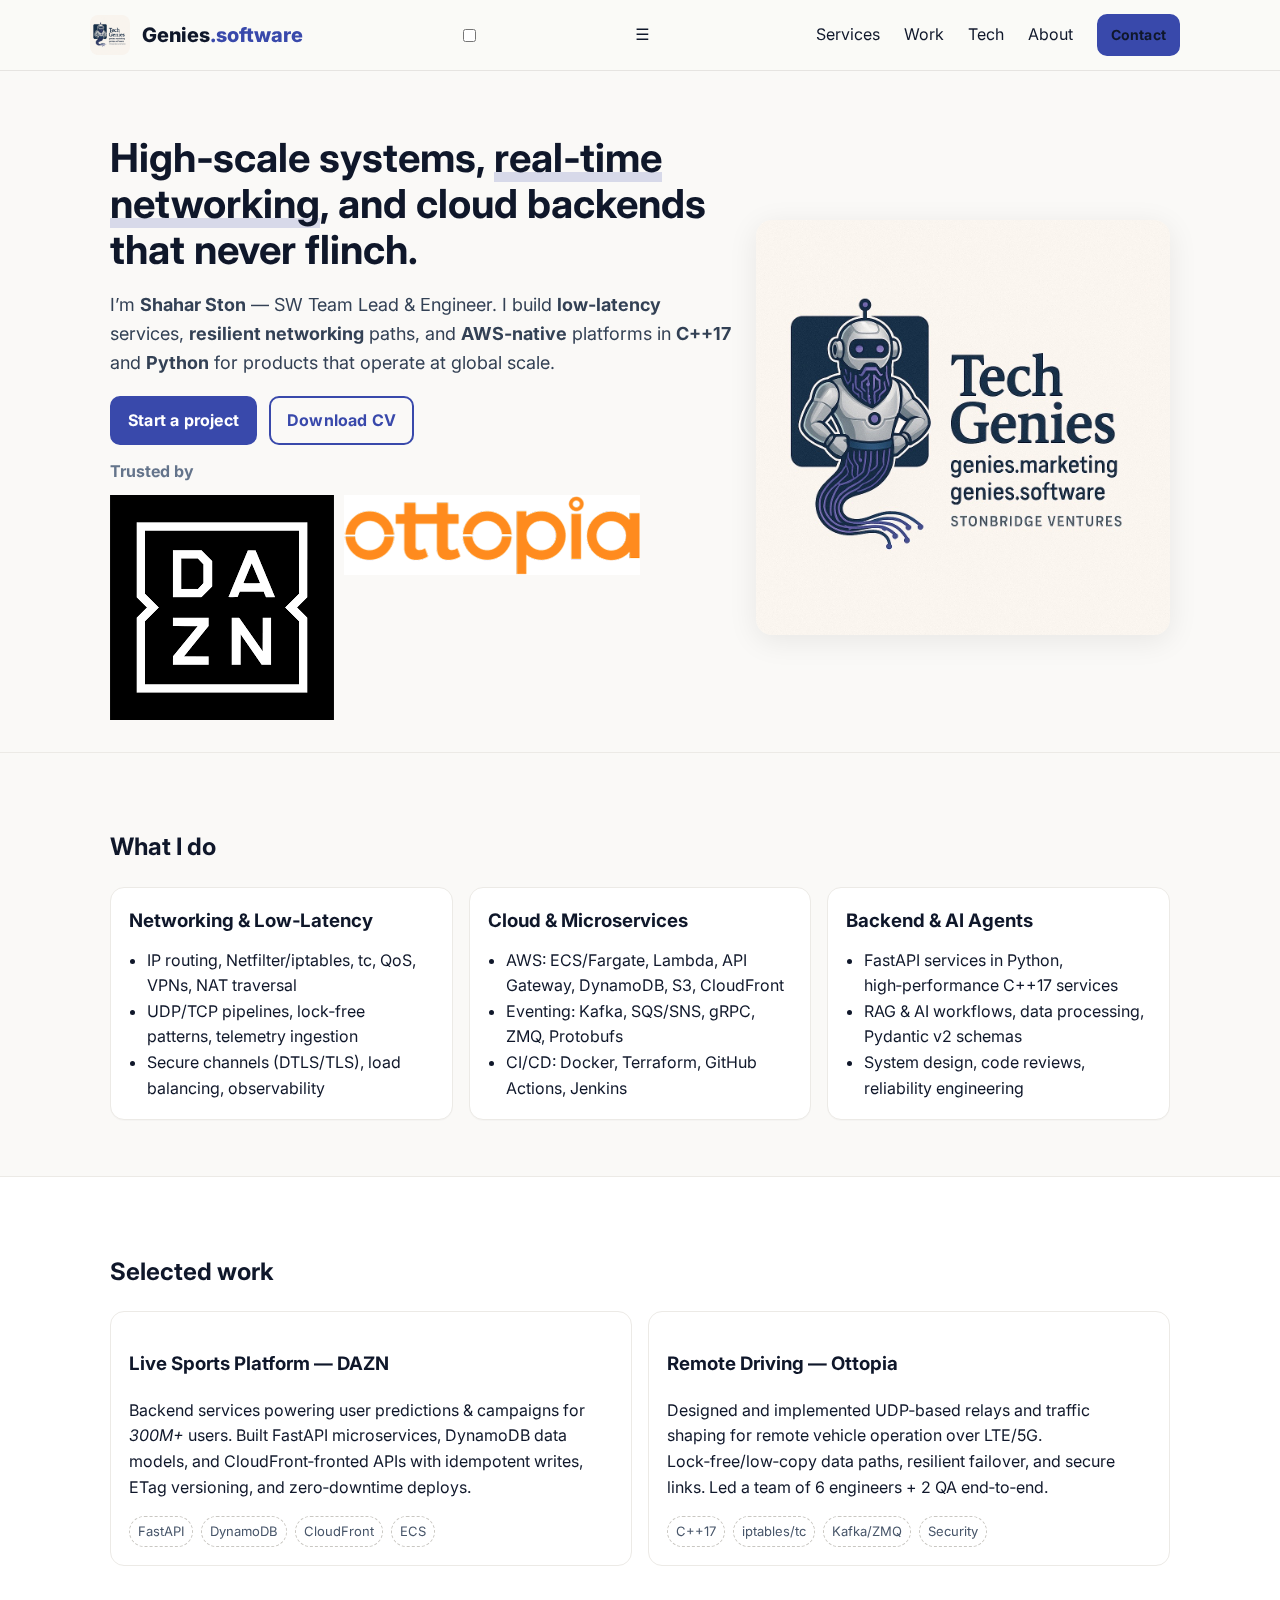
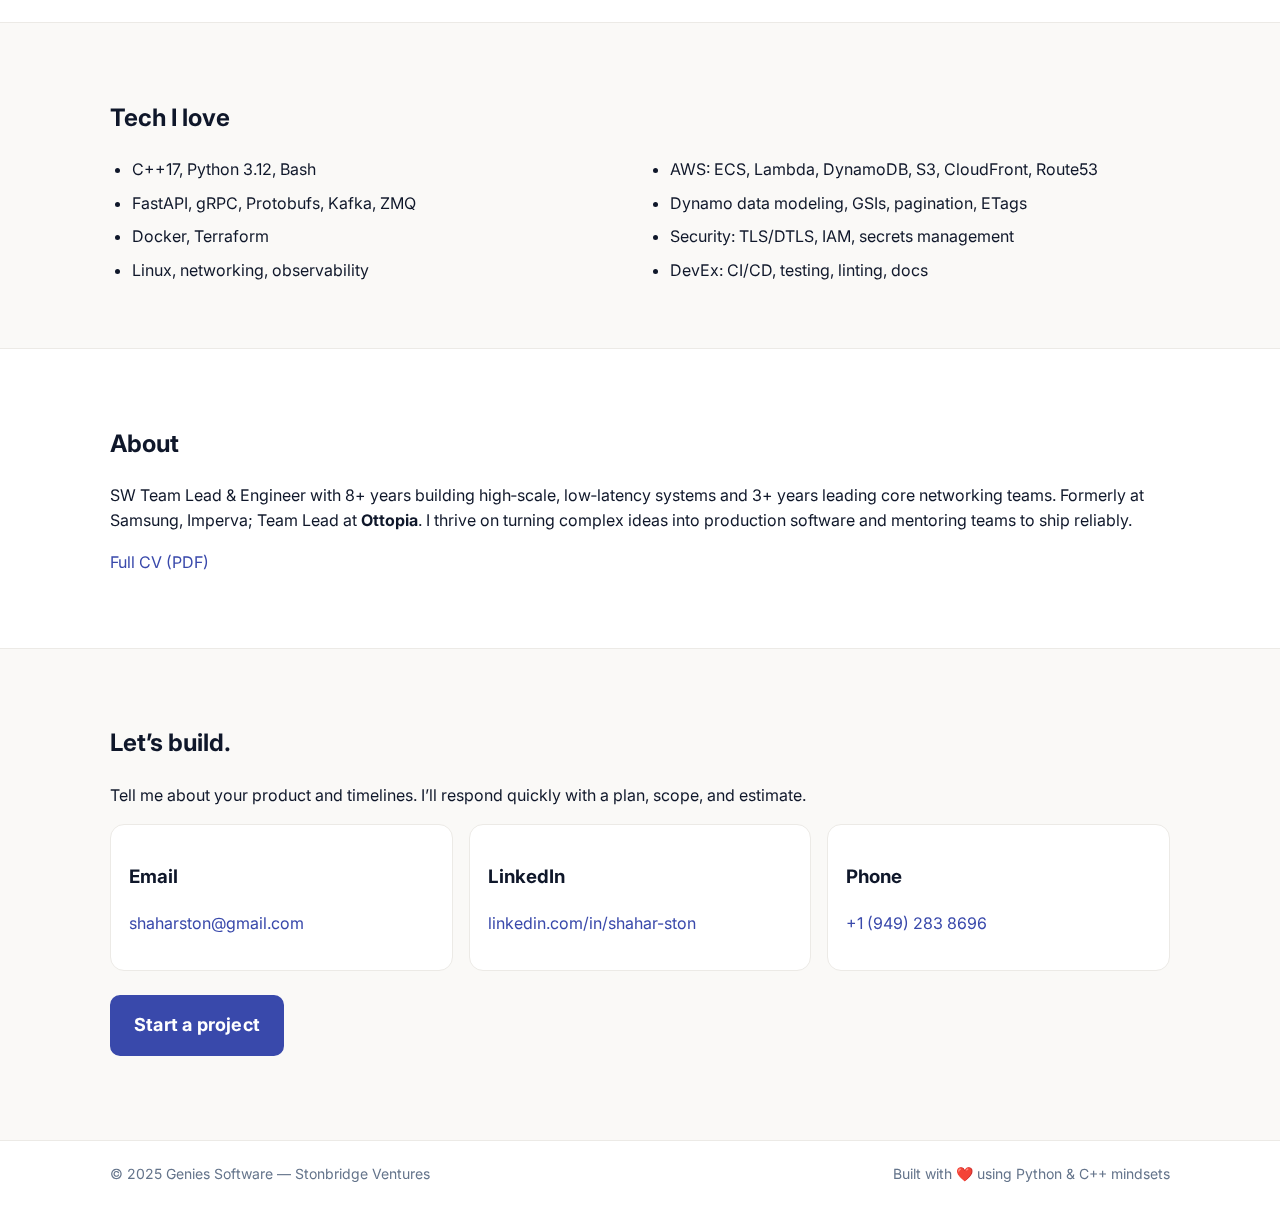
<file: index.html>
<!doctype html>
<html lang="en">
<head>
  <meta charset="utf-8">
  <meta name="viewport" content="width=device-width, initial-scale=1">
  <title>Genies Software — High-Scale Systems, Cloud & AI</title>
  <meta name="description" content="Genies Software builds reliable, low-latency systems and cloud backends. C++/Python experts for networking, AWS, microservices, and AI agents.">
  <meta property="og:title" content="Genies Software">
  <meta property="og:description" content="High-scale systems, networking, cloud, and AI agents.">
  <meta property="og:type" content="website">
  <meta property="og:image" content="assets/logo.jpg">
  <link rel="icon" href="assets/logo.jpg">
  <link rel="preconnect" href="https://fonts.googleapis.com">
  <link rel="preconnect" href="https://fonts.gstatic.com" crossorigin>
  <link href="https://fonts.googleapis.com/css2?family=Inter:wght@300;400;600;800&family=IBM+Plex+Mono:wght@400;600&display=swap" rel="stylesheet">
  <link rel="stylesheet" href="styles.css">
</head>
<body>
<header class="site-header">
  <div class="wrap nav">
    <a class="brand" href="#top">
      <img src="assets/logo.jpg" alt="TechGenies robot logo" loading="lazy" decoding="async">
      <span>Genies<span class="accent">.software</span></span>
    </a>

    <!-- Add these two lines -->
    <input id="nav-toggle" class="nav-toggle" type="checkbox" aria-label="Open menu">
    <label for="nav-toggle" class="nav-icon" aria-hidden="true">☰</label>

    <!-- Add a class to your nav -->
    <nav class="site-nav" id="site-nav">
      <a href="#services">Services</a>
      <a href="#work">Work</a>
      <a href="#stack">Tech</a>
      <a href="#about">About</a>
      <a href="#contact" class="btn small">Contact</a>
    </nav>
  </div>
</header>

<main id="top">
  <section class="hero">
    <div class="wrap">
      <div class="hero-grid">
        <div class="hero-copy">
          <h1>High‑scale systems, <span class="underline">real‑time networking</span>, and cloud backends that never flinch.</h1>
          <p class="lead">I’m <strong>Shahar Ston</strong> — SW Team Lead & Engineer. I build <strong>low‑latency</strong> services, <strong>resilient networking</strong> paths, and <strong>AWS‑native</strong> platforms in <strong>C++17</strong> and <strong>Python</strong> for products that operate at global scale.</p>
          <div class="hero-ctas">
            <a class="btn" href="#contact">Start a project</a>
            <a class="btn ghost" href="assets/Shahar-Ston-CV.pdf" target="_blank" rel="noopener">Download CV</a>
          </div>
          <div class="trust">
            <span class="trust-label">Trusted by</span>
            <ul class="logos">
              <li><img src="assets/dazn_logo.png" alt="dazn logo" loading="lazy" decoding="async"></li>
              <li><img src="assets/ottopia_logo.png" alt="dazn logo" loading="lazy" decoding="async"></li>
            </ul>
          </div>
        </div>
        <div class="hero-art">
          <img src="assets/logo.jpg" alt="Genies Software logo artwork">
        </div>
      </div>
    </div>
  </section>

  <section id="services" class="section">
    <div class="wrap">
      <h2>What I do</h2>
      <div class="cards">
        <article class="card">
          <h3>Networking &amp; Low‑Latency</h3>
          <ul>
            <li>IP routing, Netfilter/iptables, tc, QoS, VPNs, NAT traversal</li>
            <li>UDP/TCP pipelines, lock‑free patterns, telemetry ingestion</li>
            <li>Secure channels (DTLS/TLS), load balancing, observability</li>
          </ul>
        </article>
        <article class="card">
          <h3>Cloud &amp; Microservices</h3>
          <ul>
            <li>AWS: ECS/Fargate, Lambda, API Gateway, DynamoDB, S3, CloudFront</li>
            <li>Eventing: Kafka, SQS/SNS, gRPC, ZMQ, Protobufs</li>
            <li>CI/CD: Docker, Terraform, GitHub Actions, Jenkins</li>
          </ul>
        </article>
        <article class="card">
          <h3>Backend &amp; AI Agents</h3>
          <ul>
            <li>FastAPI services in Python, high‑performance C++17 services</li>
            <li>RAG &amp; AI workflows, data processing, Pydantic v2 schemas</li>
            <li>System design, code reviews, reliability engineering</li>
          </ul>
        </article>
      </div>
    </div>
  </section>

  <section id="work" class="section alt">
    <div class="wrap">
      <h2>Selected work</h2>
      <div class="work-grid">
        <article class="work">
          <h3>Live Sports Platform — DAZN</h3>
          <p>Backend services powering user predictions &amp; campaigns for <em>300M+</em> users. Built FastAPI microservices, DynamoDB data models, and CloudFront‑fronted APIs with idempotent writes, ETag versioning, and zero‑downtime deploys.</p>
          <ul class="tags"><li>FastAPI</li><li>DynamoDB</li><li>CloudFront</li><li>ECS</li></ul>
        </article>
        <article class="work">
          <h3>Remote Driving — Ottopia</h3>
          <p>Designed and implemented UDP‑based relays and traffic shaping for remote vehicle operation over LTE/5G. Lock‑free/low‑copy data paths, resilient failover, and secure links. Led a team of 6 engineers + 2 QA end‑to‑end.</p>
          <ul class="tags"><li>C++17</li><li>iptables/tc</li><li>Kafka/ZMQ</li><li>Security</li></ul>
        </article>
      </div>
    </div>
  </section>

  <section id="stack" class="section">
    <div class="wrap">
      <h2>Tech I love</h2>
      <div class="grid-2">
        <ul class="check">
          <li>C++17, Python 3.12, Bash</li>
          <li>FastAPI, gRPC, Protobufs, Kafka, ZMQ</li>
          <li>Docker, Terraform</li>
          <li>Linux, networking, observability</li>
        </ul>
        <ul class="check">
          <li>AWS: ECS, Lambda, DynamoDB, S3, CloudFront, Route53</li>
          <li>Dynamo data modeling, GSIs, pagination, ETags</li>
          <li>Security: TLS/DTLS, IAM, secrets management</li>
          <li>DevEx: CI/CD, testing, linting, docs</li>
        </ul>
      </div>
    </div>
  </section>

  <section id="about" class="section alt">
    <div class="wrap">
      <h2>About</h2>
      <p>SW Team Lead &amp; Engineer with 8+ years building high‑scale, low‑latency systems and 3+ years leading core networking teams. Formerly at Samsung, Imperva; Team Lead at <strong>Ottopia</strong>. I thrive on turning complex ideas into production software and mentoring teams to ship reliably.</p>
      <p><a href="assets/Shahar-Ston-CV.pdf" target="_blank" rel="noopener">Full CV (PDF)</a></p>
    </div>
  </section>

  <section id="contact" class="section contact">
    <div class="wrap">
      <h2>Let’s build.</h2>
      <p>Tell me about your product and timelines. I’ll respond quickly with a plan, scope, and estimate.</p>
      <div class="contact-grid">
        <div class="contact-card">
          <h3>Email</h3>
          <p><a href="mailto:shaharston@gmail.com">shaharston@gmail.com</a></p>
        </div>
        <div class="contact-card">
          <h3>LinkedIn</h3>
          <p><a href="https://www.linkedin.com/in/shahar-ston" target="_blank" rel="noopener">linkedin.com/in/shahar-ston</a></p>
        </div>
        <div class="contact-card">
          <h3>Phone</h3>
          <p><a href="tel:+19492838696">+1 (949) 283 8696</a> </p>
        </div>
      </div>
      <a class="btn big" href="mailto:shaharston@gmail.com?subject=Project%20inquiry%20—%20Genies.software&body=Hi%20Shahar%2C%20we%27d%20like%20help%20with...">Start a project</a>
    </div>
  </section>
</main>

<footer class="site-footer">
  <div class="wrap foot">
    <span>© 2025 Genies Software — Stonbridge Ventures</span>
    <span>Built with ❤️ using Python &amp; C++ mindsets</span>
  </div>
</footer>
<script>
  (function(){
    const t=document.getElementById('nav-toggle');
    document.querySelectorAll('.site-nav a').forEach(a=>a.addEventListener('click',()=>{ t.checked=false; }));
  })();
</script>
</body>
</html>
</file>
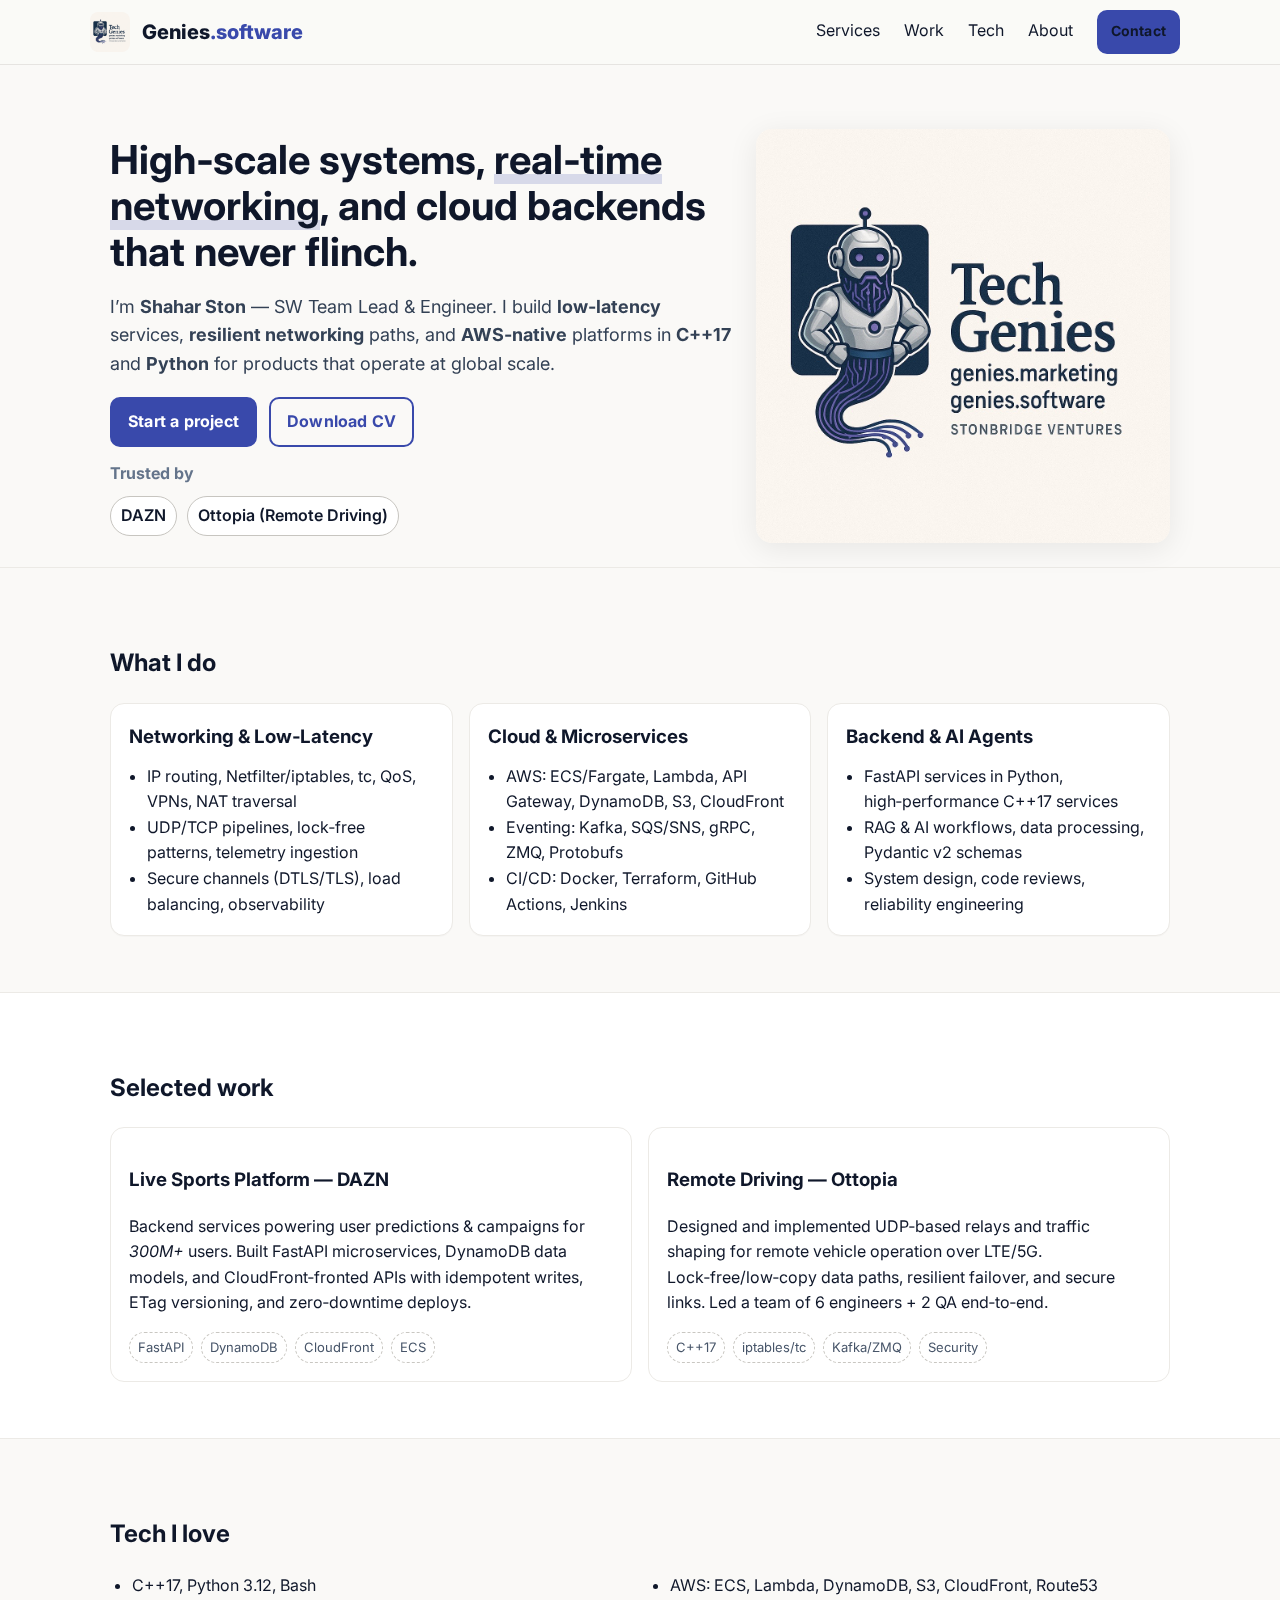
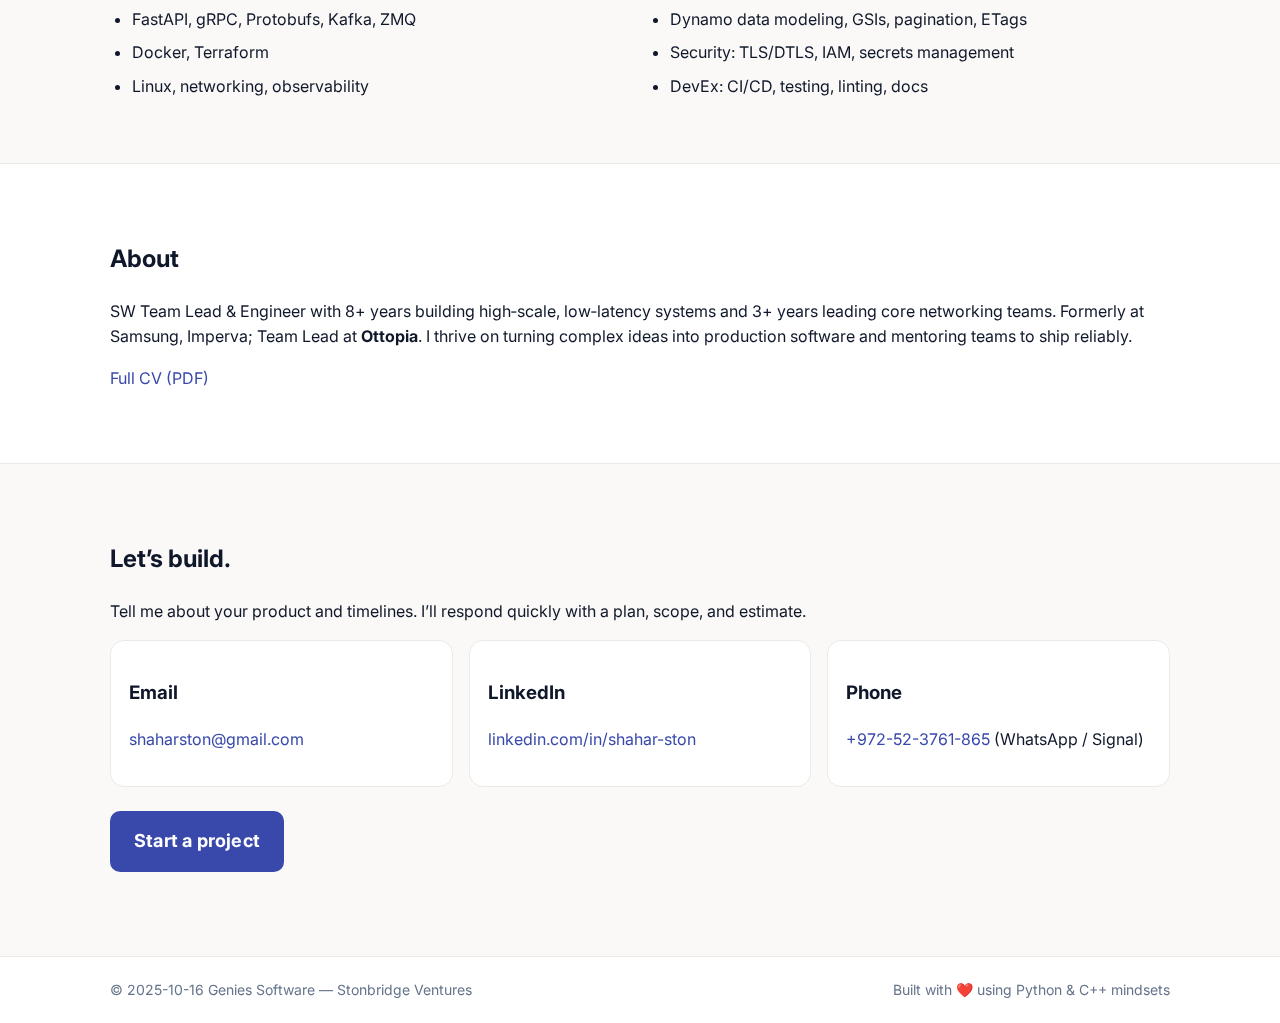
<file: genies_software_site/index.html>
<!doctype html>
<html lang="en">
<head>
  <meta charset="utf-8">
  <meta name="viewport" content="width=device-width, initial-scale=1">
  <title>Genies Software — High-Scale Systems, Cloud & AI</title>
  <meta name="description" content="Genies Software builds reliable, low-latency systems and cloud backends. C++/Python experts for networking, AWS, microservices, and AI agents.">
  <meta property="og:title" content="Genies Software">
  <meta property="og:description" content="High-scale systems, networking, cloud, and AI agents.">
  <meta property="og:type" content="website">
  <meta property="og:image" content="assets/logo.jpg">
  <link rel="icon" href="assets/logo.jpg">
  <link rel="preconnect" href="https://fonts.googleapis.com">
  <link rel="preconnect" href="https://fonts.gstatic.com" crossorigin>
  <link href="https://fonts.googleapis.com/css2?family=Inter:wght@300;400;600;800&family=IBM+Plex+Mono:wght@400;600&display=swap" rel="stylesheet">
  <link rel="stylesheet" href="styles.css">
</head>
<body>
<header class="site-header">
  <div class="wrap nav">
    <a class="brand" href="#top">
      <img src="assets/logo.jpg" alt="TechGenies robot logo">
      <span>Genies<span class="accent">.software</span></span>
    </a>
    <nav>
      <a href="#services">Services</a>
      <a href="#work">Work</a>
      <a href="#stack">Tech</a>
      <a href="#about">About</a>
      <a href="#contact" class="btn small">Contact</a>
    </nav>
  </div>
</header>

<main id="top">
  <section class="hero">
    <div class="wrap">
      <div class="hero-grid">
        <div class="hero-copy">
          <h1>High‑scale systems, <span class="underline">real‑time networking</span>, and cloud backends that never flinch.</h1>
          <p class="lead">I’m <strong>Shahar Ston</strong> — SW Team Lead & Engineer. I build <strong>low‑latency</strong> services, <strong>resilient networking</strong> paths, and <strong>AWS‑native</strong> platforms in <strong>C++17</strong> and <strong>Python</strong> for products that operate at global scale.</p>
          <div class="hero-ctas">
            <a class="btn" href="#contact">Start a project</a>
            <a class="btn ghost" href="assets/Shahar-Ston-CV.pdf" target="_blank" rel="noopener">Download CV</a>
          </div>
          <div class="trust">
            <span class="trust-label">Trusted by</span>
            <ul class="logos">
              <li><span class="pill">DAZN</span></li>
              <li><span class="pill">Ottopia (Remote Driving)</span></li>
            </ul>
          </div>
        </div>
        <div class="hero-art">
          <img src="assets/logo.jpg" alt="Genies Software logo artwork">
        </div>
      </div>
    </div>
  </section>

  <section id="services" class="section">
    <div class="wrap">
      <h2>What I do</h2>
      <div class="cards">
        <article class="card">
          <h3>Networking &amp; Low‑Latency</h3>
          <ul>
            <li>IP routing, Netfilter/iptables, tc, QoS, VPNs, NAT traversal</li>
            <li>UDP/TCP pipelines, lock‑free patterns, telemetry ingestion</li>
            <li>Secure channels (DTLS/TLS), load balancing, observability</li>
          </ul>
        </article>
        <article class="card">
          <h3>Cloud &amp; Microservices</h3>
          <ul>
            <li>AWS: ECS/Fargate, Lambda, API Gateway, DynamoDB, S3, CloudFront</li>
            <li>Eventing: Kafka, SQS/SNS, gRPC, ZMQ, Protobufs</li>
            <li>CI/CD: Docker, Terraform, GitHub Actions, Jenkins</li>
          </ul>
        </article>
        <article class="card">
          <h3>Backend &amp; AI Agents</h3>
          <ul>
            <li>FastAPI services in Python, high‑performance C++17 services</li>
            <li>RAG &amp; AI workflows, data processing, Pydantic v2 schemas</li>
            <li>System design, code reviews, reliability engineering</li>
          </ul>
        </article>
      </div>
    </div>
  </section>

  <section id="work" class="section alt">
    <div class="wrap">
      <h2>Selected work</h2>
      <div class="work-grid">
        <article class="work">
          <h3>Live Sports Platform — DAZN</h3>
          <p>Backend services powering user predictions &amp; campaigns for <em>300M+</em> users. Built FastAPI microservices, DynamoDB data models, and CloudFront‑fronted APIs with idempotent writes, ETag versioning, and zero‑downtime deploys.</p>
          <ul class="tags"><li>FastAPI</li><li>DynamoDB</li><li>CloudFront</li><li>ECS</li></ul>
        </article>
        <article class="work">
          <h3>Remote Driving — Ottopia</h3>
          <p>Designed and implemented UDP‑based relays and traffic shaping for remote vehicle operation over LTE/5G. Lock‑free/low‑copy data paths, resilient failover, and secure links. Led a team of 6 engineers + 2 QA end‑to‑end.</p>
          <ul class="tags"><li>C++17</li><li>iptables/tc</li><li>Kafka/ZMQ</li><li>Security</li></ul>
        </article>
      </div>
    </div>
  </section>

  <section id="stack" class="section">
    <div class="wrap">
      <h2>Tech I love</h2>
      <div class="grid-2">
        <ul class="check">
          <li>C++17, Python 3.12, Bash</li>
          <li>FastAPI, gRPC, Protobufs, Kafka, ZMQ</li>
          <li>Docker, Terraform</li>
          <li>Linux, networking, observability</li>
        </ul>
        <ul class="check">
          <li>AWS: ECS, Lambda, DynamoDB, S3, CloudFront, Route53</li>
          <li>Dynamo data modeling, GSIs, pagination, ETags</li>
          <li>Security: TLS/DTLS, IAM, secrets management</li>
          <li>DevEx: CI/CD, testing, linting, docs</li>
        </ul>
      </div>
    </div>
  </section>

  <section id="about" class="section alt">
    <div class="wrap">
      <h2>About</h2>
      <p>SW Team Lead &amp; Engineer with 8+ years building high‑scale, low‑latency systems and 3+ years leading core networking teams. Formerly at Samsung, Imperva; Team Lead at <strong>Ottopia</strong>. I thrive on turning complex ideas into production software and mentoring teams to ship reliably.</p>
      <p><a href="assets/Shahar-Ston-CV.pdf" target="_blank" rel="noopener">Full CV (PDF)</a></p>
    </div>
  </section>

  <section id="contact" class="section contact">
    <div class="wrap">
      <h2>Let’s build.</h2>
      <p>Tell me about your product and timelines. I’ll respond quickly with a plan, scope, and estimate.</p>
      <div class="contact-grid">
        <div class="contact-card">
          <h3>Email</h3>
          <p><a href="mailto:shaharston@gmail.com">shaharston@gmail.com</a></p>
        </div>
        <div class="contact-card">
          <h3>LinkedIn</h3>
          <p><a href="https://www.linkedin.com/in/shahar-ston" target="_blank" rel="noopener">linkedin.com/in/shahar-ston</a></p>
        </div>
        <div class="contact-card">
          <h3>Phone</h3>
          <p><a href="tel:+972523761865">+972-52-3761-865</a> (WhatsApp / Signal)</p>
        </div>
      </div>
      <a class="btn big" href="mailto:shaharston@gmail.com?subject=Project%20inquiry%20—%20Genies.software&body=Hi%20Shahar%2C%20we%27d%20like%20help%20with...">Start a project</a>
    </div>
  </section>
</main>

<footer class="site-footer">
  <div class="wrap foot">
    <span>© 2025-10-16 Genies Software — Stonbridge Ventures</span>
    <span>Built with ❤️ using Python &amp; C++ mindsets</span>
  </div>
</footer>

</body>
</html>
</file>
<file: styles.css>
:root{
  --bg:#0b1020;
  --ink:#0e1222;
  --fg:#0d1221;
  --text:#0f172a;
  --muted:#475569;
  --brand:#3949ab;
  --brand-ink:#222a68;
  --card:#ffffff;
}
*{box-sizing:border-box}
html,body{margin:0;padding:0}
body{
  font-family: Inter, system-ui, -apple-system, Segoe UI, Roboto, Arial, sans-serif;
  color:#0f172a; background:#faf9f7;
  line-height:1.6; -webkit-font-smoothing:antialiased;
}
.wrap{max-width:1100px;margin:0 auto;padding:0 20px}
a{color:var(--brand);text-decoration:none}
a:hover{text-decoration:underline}
.site-header{
  position:sticky;top:0;background:rgba(250,249,247,0.9);backdrop-filter:saturate(180%) blur(8px);
  border-bottom:1px solid #e6e4e1; z-index:10;
}
.nav{display:flex;align-items:center;justify-content:space-between;padding:14px 0}
.brand{display:flex;align-items:center;gap:12px;font-weight:800;font-size:20px;color:#0f172a}
.brand img{width:40px;height:40px;border-radius:8px;display:block}
.brand .accent{color:var(--brand)}
.nav nav a{margin:0 10px;color:#0f172a}
.btn{
  display:inline-block;border:2px solid var(--brand); background:var(--brand); color:#fff;
  padding:10px 16px;border-radius:10px;font-weight:700;letter-spacing:.2px;transition:.2s;
}
.btn:hover{filter:brightness(0.95);text-decoration:none}
.btn.ghost{background:transparent;color:var(--brand)}
.btn.small{padding:8px 12px;font-size:14px}
.btn.big{padding:14px 22px;font-size:18px}
.hero{padding:64px 0 24px;border-bottom:1px solid #eceae6}
.hero-grid{display:grid;grid-template-columns:1.2fr .8fr;gap:24px;align-items:center}
.hero h1{font-size:40px;line-height:1.15;margin:0 0 12px}
.lead{font-size:18px;color:#334155}
.hero-ctas{display:flex;gap:12px;margin:18px 0 6px}
.hero-art img{width:100%;max-width:420px;border-radius:16px;box-shadow:0 6px 30px rgba(0,0,0,.08)}
.trust{margin-top:14px}
.trust-label{font-weight:700;color:#64748b;margin-right:8px}
.logos{display:flex;gap:10px;padding:0;list-style:none;margin:10px 0 0}
.pill{display:inline-block;border:1px solid #c7c5c0;padding:6px 10px;border-radius:999px;background:#fff;color:#0f172a;font-weight:600}
.section{padding:56px 0}
.section.alt{background:#fff;border-top:1px solid #eceae6;border-bottom:1px solid #eceae6}
.cards{display:grid;grid-template-columns:repeat(3, 1fr);gap:16px}
.card{background:#fff;border:1px solid #eceae6;border-radius:14px;padding:18px;box-shadow:0 1px 0 rgba(0,0,0,.02)}
.card h3{margin:0 0 12px}
.card ul{margin:0;padding-left:18px}
.work-grid{display:grid;grid-template-columns:1fr 1fr;gap:16px}
.work{background:#fff;border:1px solid #eceae6;border-radius:14px;padding:18px}
.tags{list-style:none;padding:0;margin:10px 0 0;display:flex;gap:8px;flex-wrap:wrap}
.tags li{border:1px dashed #c9c7c2;padding:4px 8px;border-radius:999px;font-size:13px;color:#475569}
.grid-2{display:grid;grid-template-columns:1fr 1fr;gap:16px}
.check{margin:0;padding-left:22px}
.check li{margin-bottom:8px}
.contact{}
.contact-grid{display:grid;grid-template-columns:repeat(3,1fr);gap:16px;margin:16px 0 24px}
.contact-card{background:#fff;border:1px solid #eceae6;border-radius:14px;padding:18px}
.site-footer{padding:22px 0;background:#fff;border-top:1px solid #eceae6;margin-top:28px}
.foot{display:flex;justify-content:space-between;gap:12px;color:#64748b;font-size:14px}
.underline{box-shadow:inset 0 -10px 0 rgba(57,73,171,.18)}
@media (max-width: 900px){
  .hero-grid{grid-template-columns:1fr}
  .cards{grid-template-columns:1fr}
  .work-grid{grid-template-columns:1fr}
  .grid-2{grid-template-columns:1fr}
  .contact-grid{grid-template-columns:1fr}
  .brand span{display:none}
}
</file>
<file: genies_software_site/styles.css>
:root{
  --bg:#0b1020;
  --ink:#0e1222;
  --fg:#0d1221;
  --text:#0f172a;
  --muted:#475569;
  --brand:#3949ab;
  --brand-ink:#222a68;
  --card:#ffffff;
}
*{box-sizing:border-box}
html,body{margin:0;padding:0}
body{
  font-family: Inter, system-ui, -apple-system, Segoe UI, Roboto, Arial, sans-serif;
  color:#0f172a; background:#faf9f7;
  line-height:1.6; -webkit-font-smoothing:antialiased;
}
.wrap{max-width:1100px;margin:0 auto;padding:0 20px}
a{color:var(--brand);text-decoration:none}
a:hover{text-decoration:underline}
.site-header{
  position:sticky;top:0;background:rgba(250,249,247,0.9);backdrop-filter:saturate(180%) blur(8px);
  border-bottom:1px solid #e6e4e1; z-index:10;
}
.nav{display:flex;align-items:center;justify-content:space-between;padding:14px 0}
.brand{display:flex;align-items:center;gap:12px;font-weight:800;font-size:20px;color:#0f172a}
.brand img{width:40px;height:40px;border-radius:8px;display:block}
.brand .accent{color:var(--brand)}
.nav nav a{margin:0 10px;color:#0f172a}
.btn{
  display:inline-block;border:2px solid var(--brand); background:var(--brand); color:#fff;
  padding:10px 16px;border-radius:10px;font-weight:700;letter-spacing:.2px;transition:.2s;
}
.btn:hover{filter:brightness(0.95);text-decoration:none}
.btn.ghost{background:transparent;color:var(--brand)}
.btn.small{padding:8px 12px;font-size:14px}
.btn.big{padding:14px 22px;font-size:18px}
.hero{padding:64px 0 24px;border-bottom:1px solid #eceae6}
.hero-grid{display:grid;grid-template-columns:1.2fr .8fr;gap:24px;align-items:center}
.hero h1{font-size:40px;line-height:1.15;margin:0 0 12px}
.lead{font-size:18px;color:#334155}
.hero-ctas{display:flex;gap:12px;margin:18px 0 6px}
.hero-art img{width:100%;max-width:420px;border-radius:16px;box-shadow:0 6px 30px rgba(0,0,0,.08)}
.trust{margin-top:14px}
.trust-label{font-weight:700;color:#64748b;margin-right:8px}
.logos{display:flex;gap:10px;padding:0;list-style:none;margin:10px 0 0}
.pill{display:inline-block;border:1px solid #c7c5c0;padding:6px 10px;border-radius:999px;background:#fff;color:#0f172a;font-weight:600}
.section{padding:56px 0}
.section.alt{background:#fff;border-top:1px solid #eceae6;border-bottom:1px solid #eceae6}
.cards{display:grid;grid-template-columns:repeat(3, 1fr);gap:16px}
.card{background:#fff;border:1px solid #eceae6;border-radius:14px;padding:18px;box-shadow:0 1px 0 rgba(0,0,0,.02)}
.card h3{margin:0 0 12px}
.card ul{margin:0;padding-left:18px}
.work-grid{display:grid;grid-template-columns:1fr 1fr;gap:16px}
.work{background:#fff;border:1px solid #eceae6;border-radius:14px;padding:18px}
.tags{list-style:none;padding:0;margin:10px 0 0;display:flex;gap:8px;flex-wrap:wrap}
.tags li{border:1px dashed #c9c7c2;padding:4px 8px;border-radius:999px;font-size:13px;color:#475569}
.grid-2{display:grid;grid-template-columns:1fr 1fr;gap:16px}
.check{margin:0;padding-left:22px}
.check li{margin-bottom:8px}
.contact{}
.contact-grid{display:grid;grid-template-columns:repeat(3,1fr);gap:16px;margin:16px 0 24px}
.contact-card{background:#fff;border:1px solid #eceae6;border-radius:14px;padding:18px}
.site-footer{padding:22px 0;background:#fff;border-top:1px solid #eceae6;margin-top:28px}
.foot{display:flex;justify-content:space-between;gap:12px;color:#64748b;font-size:14px}
.underline{box-shadow:inset 0 -10px 0 rgba(57,73,171,.18)}
@media (max-width: 900px){
  .hero-grid{grid-template-columns:1fr}
  .cards{grid-template-columns:1fr}
  .work-grid{grid-template-columns:1fr}
  .grid-2{grid-template-columns:1fr}
  .contact-grid{grid-template-columns:1fr}
  .brand span{display:none}
}
/* --- Mobile foundations --- */
:root { --header-h: 64px; }
img { max-width: 100%; height: auto; display: block; }

/* Ensure anchor links are visible below sticky header */
section[id], [id^="services"], [id^="work"], [id^="stack"], [id^="about"], [id^="contact"] {
  scroll-margin-top: var(--header-h);
}

/* Trusted-by logos sizing */
.trust .logos img { height: 24px; width: auto; }

/* --- Collapsible nav (mobile-first) --- */
.nav { position: relative; }
.nav-toggle { position: absolute; opacity: 0; pointer-events: none; }
.nav-icon {
  font-size: 28px; line-height: 1; padding: 8px 10px; border-radius: 8px;
  cursor: pointer; user-select: none;
}

/* Hide the menu by default on small screens */
.site-nav {
  position: absolute; left: 0; right: 0; top: 100%;
  display: none; flex-direction: column; gap: 10px;
  background: rgba(250,249,247,0.98); border-bottom: 1px solid #e6e4e1;
  padding: 12px 20px;
}

/* Show when toggled */
#nav-toggle:checked ~ .site-nav { display: flex; }

/* Make header a bit tighter on phones */
.site-header .nav { padding: 10px 0; }

/* Hero art scales nicely on phones */
.hero-art img { max-width: 320px; margin: 0 auto; }

/* Buttons are thumb-friendly */
.btn, .btn.small { min-height: 44px; }

/* --- Tablet & up --- */
@media (min-width: 900px) {
  :root { --header-h: 76px; }

  /* Desktop nav: show inline, hide burger */
  .nav-icon { display: none; }
  .site-nav {
    position: static; display: flex !important; flex-direction: row; gap: 12px;
    background: transparent; border: none; padding: 0;
  }

  /* Restore your existing grid layout (already defined) */
  .hero-art img { max-width: 420px; margin: 0; }
}

/* Optional: smoother headline scaling without changing your look */
h1 { font-size: clamp(28px, 3.2vw + 8px, 40px); line-height: 1.15; }
.lead { font-size: clamp(16px, 1.1vw + 12px, 18px); }
/* --- MOBILE NAV FIX --- */

/* Visually hide the checkbox (accessible) */
.nav-toggle{
  position:absolute !important;
  width:1px;height:1px;margin:-1px;padding:0;border:0;
  clip:rect(0 0 0 0);clip-path:inset(50%);overflow:hidden;white-space:nowrap;
}

/* Burger icon (hidden on desktop) */
.nav-icon{
  display:inline-block;
  font-size:28px; line-height:1; padding:8px 10px; border-radius:8px;
  cursor:pointer; user-select:none;
}

/* Default: mobile menu is hidden */
.site-nav{
  position:absolute; left:0; right:0; top:100%;
  display:none; flex-direction:column; gap:10px;
  background:rgba(250,249,247,0.98); border-bottom:1px solid #e6e4e1;
  padding:12px 20px;
}

/* When toggled, show it */
#nav-toggle:checked + .nav-icon + .site-nav{ display:flex; }

/* Trusted-by logos scale nicely */
.trust .logos img{ height:24px; width:auto; display:block; }

/* Anchor targets don't hide under sticky header */
[id]{ scroll-margin-top: 76px; }

/* Phones: make header padding tighter */
.site-header .nav{ padding:10px 0; }

/* Desktop breakpoint: inline nav, hide burger & dropdown styles */
@media (min-width: 900px){
  .nav-icon{ display:none; }
  .site-nav{
    position:static; display:flex !important; flex-direction:row; gap:12px;
    background:transparent; border:none; padding:0;
  }
}

/* Mild responsive type without changing your look */
h1{ font-size: clamp(26px, 4vw, 40px); line-height:1.15; }
.lead{ font-size: clamp(16px, 2.2vw, 18px); }

/* Hero image size on small screens */
@media (max-width: 900px){
  .hero-art img{ max-width:320px; margin:0 auto; }
}
</file>
